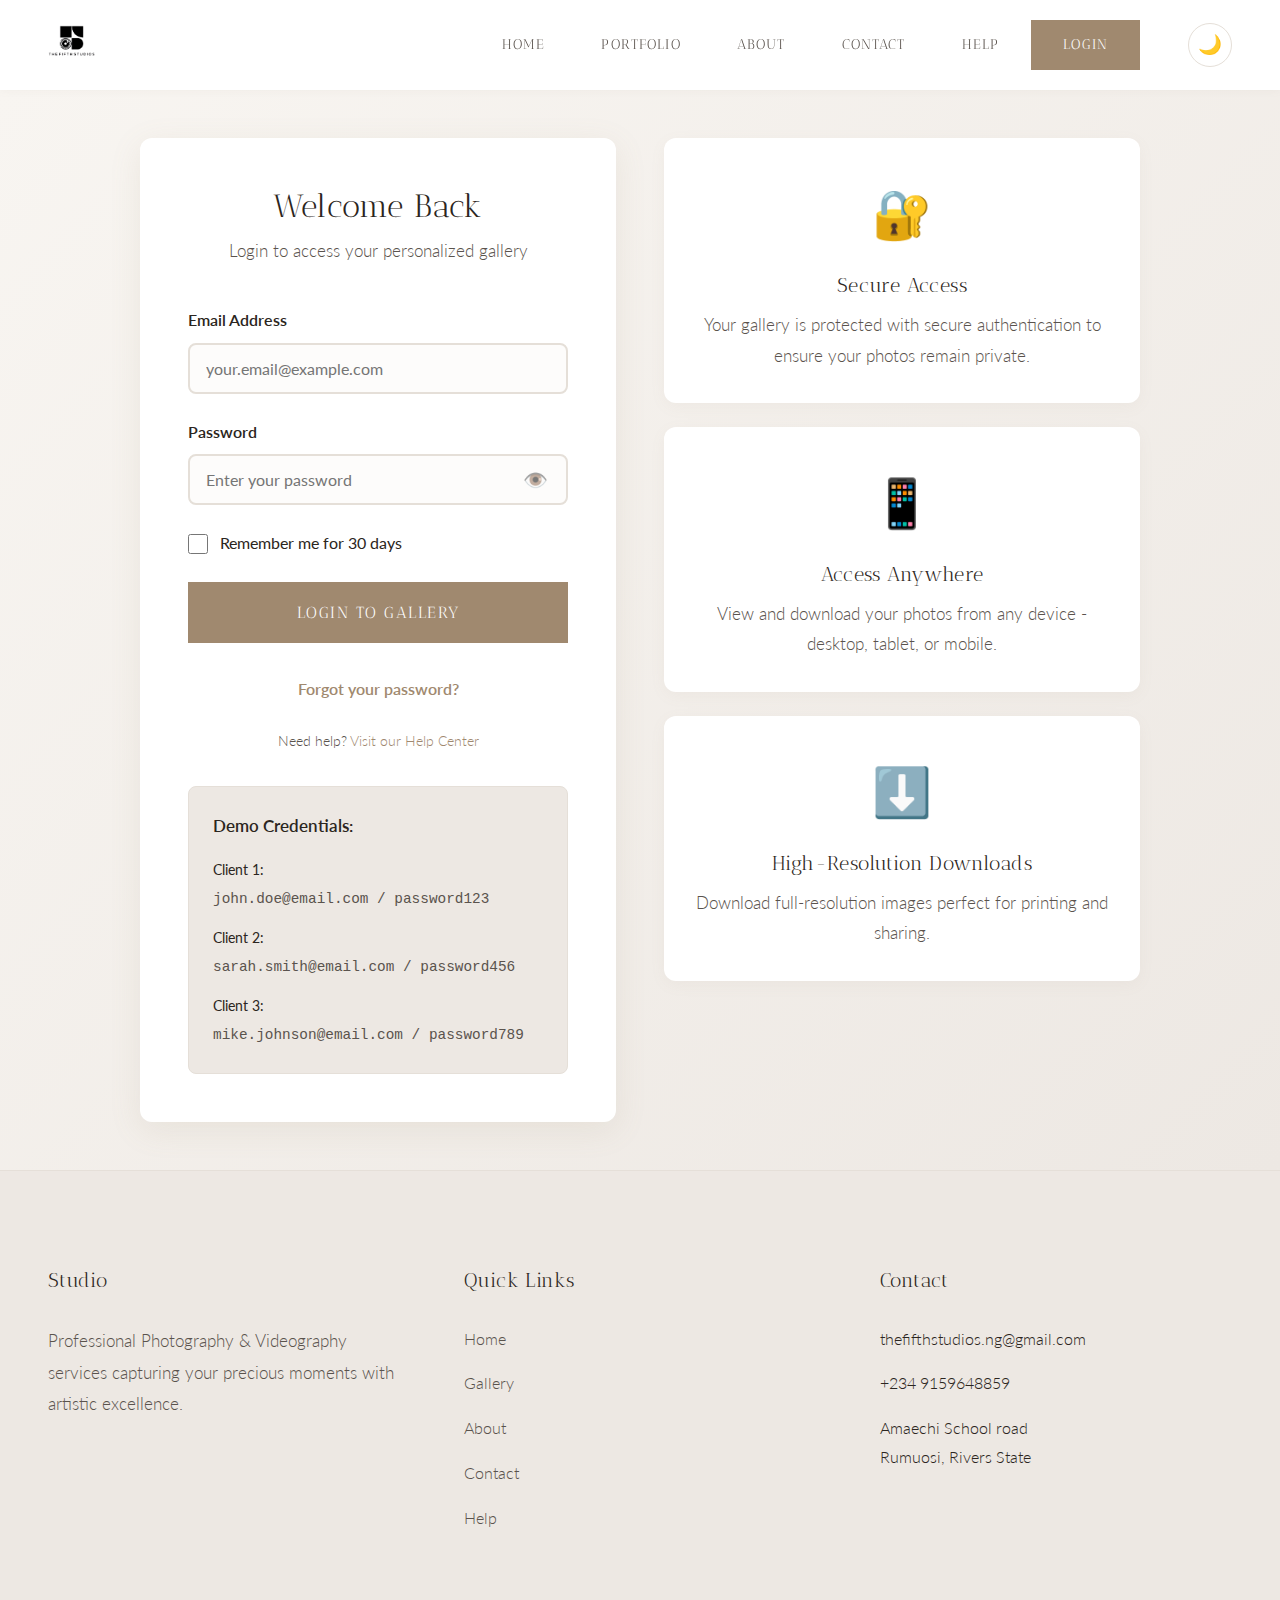
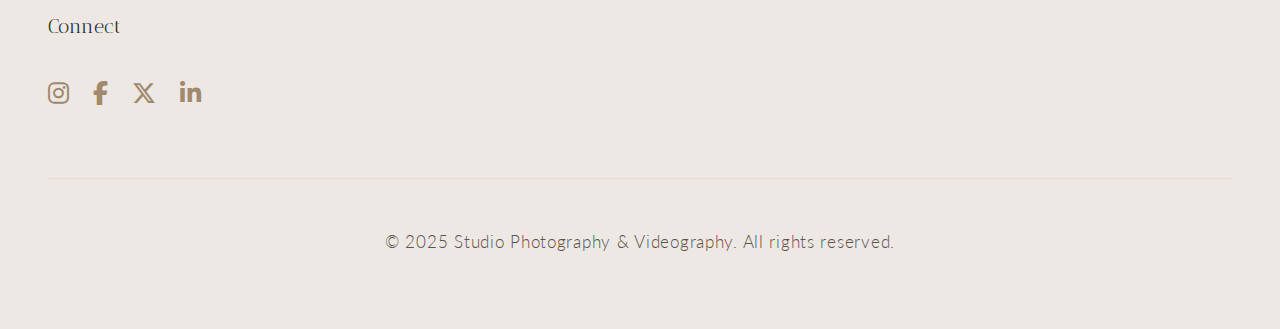
<file: gallery.html>
<!DOCTYPE html>
<html lang="en">

<head>
    <meta charset="UTF-8">
    <meta name="viewport" content="width=device-width, initial-scale=1.0">
    <meta name="description" content="Your personalized photography and videography gallery">
    <title>Your Gallery - Studio Photography & Videography</title>

    <!-- CSS Files -->
    <link rel="stylesheet" href="css/themes.css">
    <link rel="stylesheet" href="css/main.css">
    <link rel="stylesheet" href="css/navbar.css">
    <link rel="stylesheet" href="css/gallery.css">
    <link rel="stylesheet" href="css/responsive.css">
</head>

<body>
    <!-- Navigation -->
    <nav class="navbar" id="navbar">
        <div class="nav-container">
            <div class="nav-brand">
                <a href="index.html">
                    <img src="logo.png" alt="Studio Logo" class="brand-logo"
                        onerror="this.style.display='none'; this.nextElementSibling.style.display='inline-block';">
                </a>
            </div>

            <button class="hamburger" id="hamburger" aria-label="Toggle menu">
                <span></span>
                <span></span>
                <span></span>
            </button>

            <div class="nav-menu" id="navMenu">
                <ul class="nav-links">
                    <li><a href="index.html">Home</a></li>
                    <li><a href="gallery.html" class="active">Gallery</a></li>
                    <li><a href="about.html">About</a></li>
                    <li><a href="contact.html">Contact</a></li>
                    <li><a href="help.html">Help</a></li>
                    <li><a href="#" class="logout-link" id="logoutBtn">Logout</a></li>
                </ul>

                <button class="theme-toggle" id="themeToggle" aria-label="Toggle theme">
                    <span class="theme-icon">🌙</span>
                </button>
            </div>
        </div>
    </nav>

    <!-- Gallery Header -->
    <section class="gallery-header">
        <div class="container">
            <div class="gallery-welcome animate-fade-in">
                <h1>Welcome, <span id="clientName">Guest</span></h1>
                <p>Your personalized gallery</p>
            </div>
            <div class="gallery-actions animate-fade-in">
                <button class="btn btn-secondary" id="selectModeBtn">Select Multiple</button>
                <button class="btn btn-primary" id="downloadAllBtn">Download All</button>
            </div>
        </div>
    </section>

    <!-- Gallery Controls -->
    <section class="gallery-controls" id="galleryControls" style="display: none;">
        <div class="container">
            <div class="selection-info">
                <span id="selectionCount">0 items selected</span>
            </div>
            <div class="selection-actions">
                <button class="btn btn-outline" id="selectAllBtn">Select All</button>
                <button class="btn btn-outline" id="deselectAllBtn">Deselect All</button>
                <button class="btn btn-primary" id="downloadSelectedBtn">Download Selected</button>
                <button class="btn btn-secondary" id="cancelSelectBtn">Cancel</button>
            </div>
        </div>
    </section>

    <!-- Gallery Grid -->
    <section class="gallery-section">
        <div class="container">
            <div id="galleryGrid" class="gallery-grid">
                <!-- Gallery items will be loaded dynamically -->
            </div>

            <div id="galleryEmpty" class="gallery-empty" style="display: none;">
                <div class="empty-icon">📷</div>
                <h2>No media found</h2>
                <p>Your gallery is currently empty or still being prepared.</p>
                <a href="contact.html" class="btn btn-primary">Contact Support</a>
            </div>
        </div>
    </section>

    <!-- Lightbox Modal -->
    <div id="lightbox" class="lightbox">
        <button class="lightbox-close" id="lightboxClose" aria-label="Close lightbox">&times;</button>
        <button class="lightbox-prev" id="lightboxPrev" aria-label="Previous image">‹</button>
        <button class="lightbox-next" id="lightboxNext" aria-label="Next image">›</button>

        <div class="lightbox-content">
            <img id="lightboxImage" src="" alt="Gallery image">
            <video id="lightboxVideo" controls style="display: none;">
                <source src="" type="video/mp4">
                Your browser does not support the video tag.
            </video>
        </div>

        <div class="lightbox-info">
            <div class="lightbox-counter" id="lightboxCounter"></div>
            <button class="btn btn-primary btn-small" id="lightboxDownload">Download</button>
        </div>
    </div>

    <!-- Footer -->
    <footer class="footer">
        <div class="container">
            <div class="footer-content">
                <div class="footer-section">
                    <h3>Studio</h3>
                    <p>Professional Photography & Videography services capturing your precious moments with artistic
                        excellence.</p>
                </div>
                <div class="footer-section">
                    <h3>Quick Links</h3>
                    <ul>
                        <li><a href="index.html">Home</a></li>
                        <li><a href="gallery.html">Gallery</a></li>
                        <li><a href="about.html">About</a></li>
                        <li><a href="contact.html">Contact</a></li>
                        <li><a href="help.html">Help</a></li>
                    </ul>
                </div>
                <div class="footer-section">
                    <h3>Contact</h3>
                    <ul>
                        <li>📧 info@studiophotography.com</li>
                        <li>📱 +1 (555) 123-4567</li>
                        <li>📍 123 Creative Ave, Studio City</li>
                    </ul>
                </div>
                <div class="footer-section">
                    <h3>Follow Us</h3>
                    <div class="social-links">
                        <a href="#" aria-label="Instagram">📷</a>
                        <a href="#" aria-label="Facebook">👥</a>
                        <a href="#" aria-label="Twitter">🐦</a>
                        <a href="#" aria-label="YouTube">📺</a>
                    </div>
                </div>
            </div>
            <div class="footer-bottom">
                <p>&copy; 2025 Studio Photography & Videography. All rights reserved.</p>
            </div>
        </div>
    </footer>

    <!-- JavaScript Files -->
    <script src="js/theme-toggle.js"></script>
    <script src="js/navbar.js"></script>
    <script src="js/auth.js"></script>
    <script src="js/gallery.js"></script>
    <script src="js/animations.js"></script>
    <script src="js/main.js"></script>
</body>

</html>
</file>
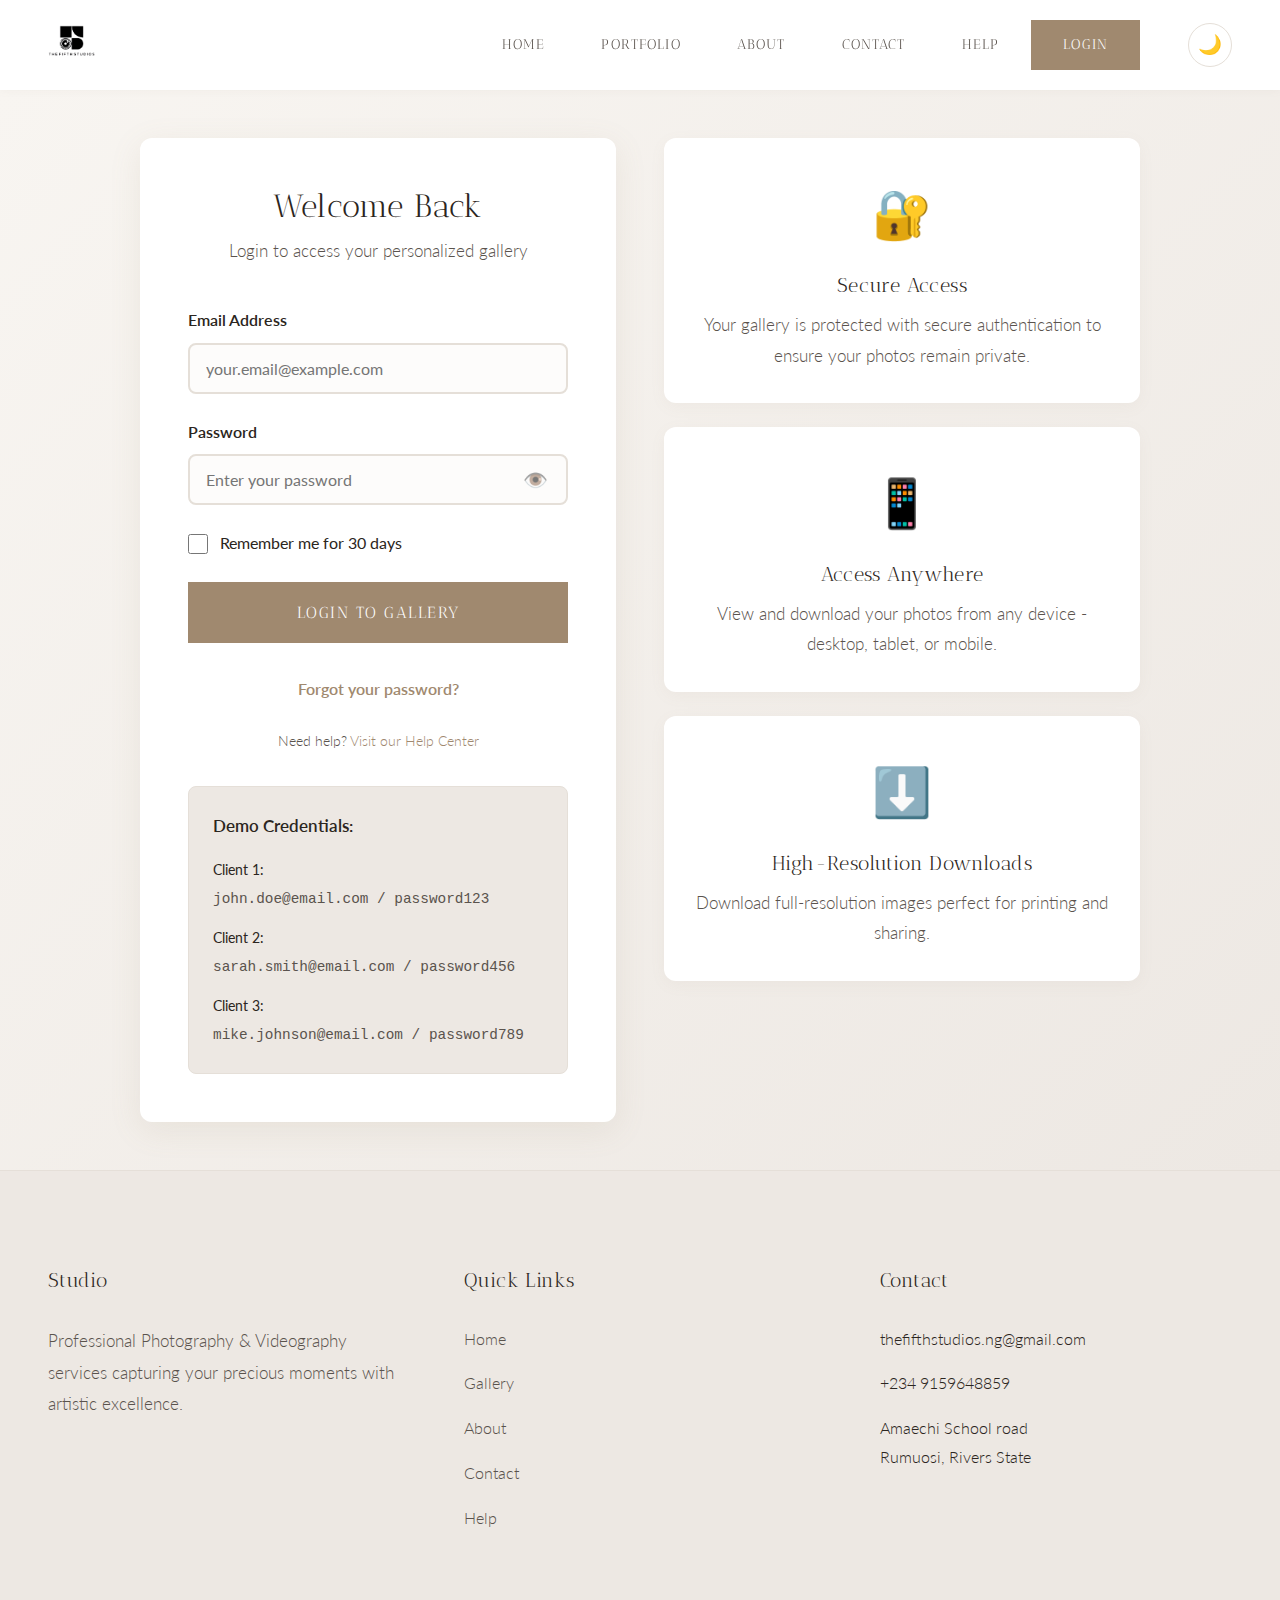
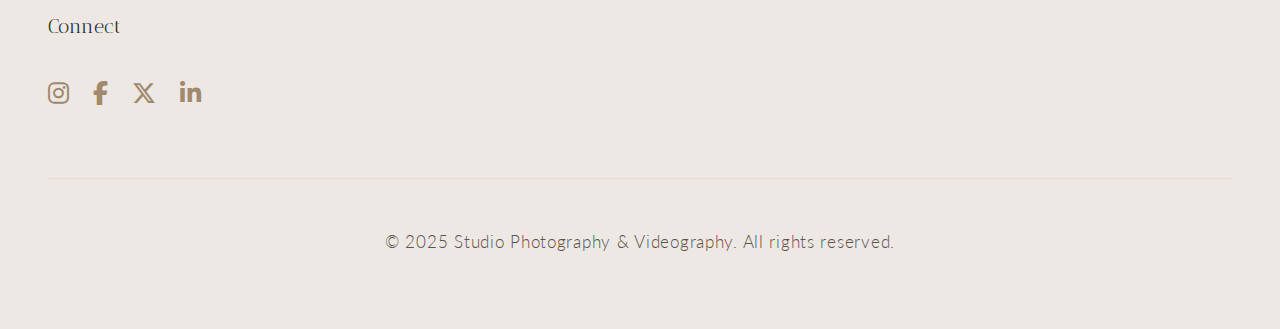
<file: login.html>
<!DOCTYPE html>
<html lang="en">

<head>
    <meta charset="UTF-8">
    <meta name="viewport" content="width=device-width, initial-scale=1.0">
    <meta name="description" content="Login to access your personalized photography and videography gallery">
    <title>Client Login - Studio Photography & Videography</title>

    <!-- CSS Files -->
    <link rel="stylesheet" href="https://cdnjs.cloudflare.com/ajax/libs/font-awesome/6.5.0/css/all.min.css">
    <link rel="stylesheet" href="css/themes.css">
    <link rel="stylesheet" href="css/main.css">
    <link rel="stylesheet" href="css/navbar.css">
    <link rel="stylesheet" href="css/forms.css">
    <link rel="stylesheet" href="css/responsive.css">
</head>

<body>
    <!-- Navigation -->
    <nav class="navbar" id="navbar">
        <div class="nav-container">
            <div class="nav-brand">
                <a href="index.html">
                    <img src="logo.png" alt="Studio Logo" class="brand-logo"
                        onerror="this.style.display='none'; this.nextElementSibling.style.display='inline-block';">
                </a>
            </div>

            <button class="hamburger" id="hamburger" aria-label="Toggle menu">
                <span></span>
                <span></span>
                <span></span>
            </button>

            <div class="nav-menu" id="navMenu">
                <ul class="nav-links">
                    <li><a href="index.html">Home</a></li>
                    <li><a href="portfolio.html">Portfolio</a></li>
                    <li><a href="about.html">About</a></li>
                    <li><a href="contact.html">Contact</a></li>
                    <li><a href="help.html">Help</a></li>
                    <li><a href="login.html" class="active login-link">Login</a></li>
                </ul>

                <button class="theme-toggle" id="themeToggle" aria-label="Toggle theme">
                    <span class="theme-icon">🌙</span>
                </button>
            </div>
        </div>
    </nav>

    <!-- Login Section -->
    <section class="login-section">
        <div class="login-container">
            <div class="login-box animate-fade-in">
                <div class="login-header">
                    <h1>Welcome Back</h1>
                    <p>Login to access your personalized gallery</p>
                </div>

                <form id="loginForm" class="login-form" novalidate>
                    <div class="form-group">
                        <label for="loginEmail">Email Address</label>
                        <input type="email" id="loginEmail" name="email" required placeholder="your.email@example.com"
                            autocomplete="email">
                        <span class="error-message" id="emailError"></span>
                    </div>

                    <div class="form-group">
                        <label for="loginPassword">Password</label>
                        <div class="password-input-wrapper">
                            <input type="password" id="loginPassword" name="password" required
                                placeholder="Enter your password" autocomplete="current-password">
                            <button type="button" class="toggle-password" aria-label="Toggle password visibility">
                                👁️
                            </button>
                        </div>
                        <span class="error-message" id="passwordError"></span>
                    </div>

                    <div class="form-group checkbox-group">
                        <label>
                            <input type="checkbox" id="rememberMe" name="rememberMe">
                            <span>Remember me for 30 days</span>
                        </label>
                    </div>

                    <button type="submit" class="btn btn-primary btn-large btn-full-width">
                        Login to Gallery
                    </button>

                    <div class="form-message" id="loginMessage"></div>
                </form>

                <div class="login-footer">
                    <a href="#" class="forgot-password">Forgot your password?</a>
                    <p class="help-text">Need help? <a href="help.html">Visit our Help Center</a></p>
                </div>

                <div class="demo-credentials">
                    <p class="demo-title">Demo Credentials:</p>
                    <div class="demo-accounts">
                        <div class="demo-account">
                            <strong>Client 1:</strong>
                            <span>john.doe@email.com / password123</span>
                        </div>
                        <div class="demo-account">
                            <strong>Client 2:</strong>
                            <span>sarah.smith@email.com / password456</span>
                        </div>
                        <div class="demo-account">
                            <strong>Client 3:</strong>
                            <span>mike.johnson@email.com / password789</span>
                        </div>
                    </div>
                </div>
            </div>

            <div class="login-info animate-fade-in">
                <div class="info-card">
                    <div class="info-icon">🔐</div>
                    <h3>Secure Access</h3>
                    <p>Your gallery is protected with secure authentication to ensure your photos remain private.</p>
                </div>
                <div class="info-card">
                    <div class="info-icon">📱</div>
                    <h3>Access Anywhere</h3>
                    <p>View and download your photos from any device - desktop, tablet, or mobile.</p>
                </div>
                <div class="info-card">
                    <div class="info-icon">⬇️</div>
                    <h3>High-Resolution Downloads</h3>
                    <p>Download full-resolution images perfect for printing and sharing.</p>
                </div>
            </div>
        </div>
    </section>

    <!-- Footer -->
    <footer class="footer">
        <div class="container">
            <div class="footer-content">
                <div class="footer-section">
                    <h3>Studio</h3>
                    <p>Professional Photography & Videography services capturing your precious moments with artistic
                        excellence.</p>
                </div>
                <div class="footer-section">
                    <h3>Quick Links</h3>
                    <ul>
                        <li><a href="index.html">Home</a></li>
                        <li><a href="gallery.html">Gallery</a></li>
                        <li><a href="about.html">About</a></li>
                        <li><a href="contact.html">Contact</a></li>
                        <li><a href="help.html">Help</a></li>
                    </ul>
                </div>
                <div class="footer-section">
                    <h3>Contact</h3>
                    <ul>
                        <li>thefifthstudios.ng@gmail.com</li>
                        <li>+234 9159648859</li>
                        <li>Amaechi School road<br>Rumuosi, Rivers State</li>
                    </ul>
                </div>
                <div class="footer-section">
                    <h3>Connect</h3>
                    <div class="social-links">
                        <a href="#" aria-label="Instagram"><i class="fab fa-instagram"></i></a>
                        <a href="#" aria-label="Facebook"><i class="fab fa-facebook-f"></i></a>
                        <a href="#" aria-label="Twitter"><i class="fab fa-x-twitter"></i></a>
                        <a href="#" aria-label="LinkedIn"><i class="fab fa-linkedin-in"></i></a>
                    </div>
                </div>
            </div>
            <div class="footer-bottom">
                <p>&copy; 2025 Studio Photography & Videography. All rights reserved.</p>
            </div>
        </div>
    </footer>

    <!-- JavaScript Files -->
    <script src="js/theme-toggle.js"></script>
    <script src="js/navbar.js"></script>
    <script src="js/auth.js"></script>
    <script src="js/main.js"></script>

    <script>
        // Password Toggle
        document.querySelector('.toggle-password').addEventListener('click', function () {
            const passwordInput = document.getElementById('loginPassword');
            const type = passwordInput.type === 'password' ? 'text' : 'password';
            passwordInput.type = type;
            this.textContent = type === 'password' ? '👁️' : '🙈';
        });

        // Forgot Password Handler
        document.querySelector('.forgot-password').addEventListener('click', function (e) {
            e.preventDefault();
            alert('Please contact support at support@studiophotography.com to reset your password.');
        });
    </script>
</body>

</html>
</file>
<file: css/themes.css>
/* ===================================
   PREMIUM THEME VARIABLES
   ================================== */

@import url('https://fonts.googleapis.com/css2?family=Antic+Didone&family=Lato:wght@300;400&display=swap');

:root {
    /* Premium Beige Light Theme */
    --primary-bg: #f8f5f1;
    --secondary-bg: #ede8e3;
    --tertiary-bg: #fdfcfb;
    --card-bg: #ffffff;

    --primary-text: #2b2520;
    --secondary-text: #5a534d;
    --muted-text: #8b857f;

    --primary-color: #a0896f;
    --primary-hover: #8a7460;
    --secondary-color: #c9b8a3;
    --accent-color: #d4c4b0;

    --border-color: #e5dfd8;
    --shadow-light: rgba(160, 137, 111, 0.06);
    --shadow-medium: rgba(160, 137, 111, 0.12);
    --shadow-heavy: rgba(160, 137, 111, 0.20);

    --overlay-bg: rgba(248, 245, 241, 0.96);
    --modal-overlay: rgba(43, 37, 32, 0.75);

    /* Typography */
    --font-heading: 'Antic Didone', serif;
    --font-body: 'Lato', sans-serif;

    /* Success, Warning, Error */
    --success-color: #7a9270;
    --warning-color: #c9a57a;
    --error-color: #b87f73;

    /* Transitions */
    --transition-speed: 0.4s;
    --transition-timing: cubic-bezier(0.25, 0.46, 0.45, 0.94);
    --transition-smooth: cubic-bezier(0.4, 0, 0.2, 1);
}

[data-theme="dark"] {
    /* Dark Theme - Refined */
    --primary-bg: #1a1714;
    --secondary-bg: #242220;
    --tertiary-bg: #2d2a27;
    --card-bg: #2d2a27;

    --primary-text: #f5f2ef;
    --secondary-text: #c9c5c1;
    --muted-text: #9a9691;

    --primary-color: #c9b8a3;
    --primary-hover: #d4c4b0;
    --secondary-color: #a0896f;
    --accent-color: #8a7460;

    --border-color: #3a3734;
    --shadow-light: rgba(0, 0, 0, 0.15);
    --shadow-medium: rgba(0, 0, 0, 0.25);
    --shadow-heavy: rgba(0, 0, 0, 0.40);

    --overlay-bg: rgba(26, 23, 20, 0.96);
    --modal-overlay: rgba(0, 0, 0, 0.85);

    /* Success, Warning, Error */
    --success-color: #8fa585;
    --warning-color: #d4b890;
    --error-color: #c99488;
}

/* Smooth Theme Transitions */
* {
    transition: background-color var(--transition-speed) var(--transition-timing),
        color var(--transition-speed) var(--transition-timing),
        border-color var(--transition-speed) var(--transition-timing);
}

/* Preserve specific transitions */
a,
button,
input,
textarea,
select,
.gallery-item,
.lightbox,
.service-card,
.team-member,
img,
.image-wrapper {
    transition: background-color var(--transition-speed) var(--transition-timing),
        color var(--transition-speed) var(--transition-timing),
        border-color var(--transition-speed) var(--transition-timing),
        transform 0.6s var(--transition-smooth),
        opacity 0.6s var(--transition-smooth),
        box-shadow 0.4s var(--transition-smooth);
}
</file>
<file: css/main.css>
/* ===================================
   PREMIUM GLOBAL STYLES
   ================================== */

* {
  margin: 0;
  padding: 0;
  box-sizing: border-box;
}

html {
  scroll-behavior: smooth;
  font-size: 16px;
}

body {
  font-family: var(--font-body);
  font-weight: 300;
  line-height: 1.8;
  color: var(--primary-text);
  background-color: var(--primary-bg);
  overflow-x: hidden;
  -webkit-font-smoothing: antialiased;
  -moz-osx-font-smoothing: grayscale;
}

img,
video {
  max-width: 100%;
  height: auto;
  display: block;
}

a {
  color: var(--primary-color);
  text-decoration: none;
  transition: color 0.3s var(--transition-smooth);
}

a:hover {
  color: var(--primary-hover);
}

/* ===================================
   PREMIUM TYPOGRAPHY
   ================================== */

h1,
h2,
h3,
h4,
h5,
h6 {
  font-family: var(--font-heading);
  font-weight: 400;
  line-height: 1.3;
  margin-bottom: 1.5rem;
  color: var(--primary-text);
  letter-spacing: 0.02em;
}

h1 {
  font-size: 4rem;
}

h2 {
  font-size: 3rem;
}

h3 {
  font-size: 2.25rem;
}

h4 {
  font-size: 1.75rem;
}

h5 {
  font-size: 1.5rem;
}

h6 {
  font-size: 1.25rem;
}

p {
  margin-bottom: 1.5rem;
  color: var(--secondary-text);
  font-size: 1.05rem;
}

.lead-text {
  font-size: 1.35rem;
  line-height: 1.9;
  color: var(--secondary-text);
  max-width: 800px;
  margin: 0 auto 3rem;
  font-weight: 300;
}

/* ===================================
   LAYOUT
   ================================== */

.container {
  max-width: 1400px;
  margin: 0 auto;
  padding: 0 3rem;
}

.section-header {
  text-align: center;
  margin-bottom: 5rem;
}

.section-title {
  font-size: 3.5rem;
  margin-bottom: 1.5rem;
  letter-spacing: 0.01em;
}

.section-subtitle {
  font-size: 1.15rem;
  color: var(--muted-text);
  font-weight: 300;
  text-transform: uppercase;
  letter-spacing: 0.15em;
  font-family: var(--font-heading);
}

/* ===================================
   PREMIUM BUTTONS
   ================================== */

.btn {
  display: inline-block;
  padding: 1rem 2.5rem;
  font-size: 0.95rem;
  font-weight: 400;
  font-family: var(--font-heading);
  text-align: center;
  text-decoration: none;
  border: 1px solid transparent;
  border-radius: 0;
  cursor: pointer;
  transition: all 0.4s var(--transition-smooth);
  white-space: nowrap;
  letter-spacing: 0.1em;
  text-transform: uppercase;
  position: relative;
  overflow: hidden;
}

.btn::before {
  content: '';
  position: absolute;
  top: 0;
  left: -100%;
  width: 100%;
  height: 100%;
  background: linear-gradient(90deg, transparent, rgba(255, 255, 255, 0.1), transparent);
  transition: left 0.6s;
}

.btn:hover::before {
  left: 100%;
}

.btn-primary {
  background-color: var(--primary-color);
  color: #ffffff;
  border-color: var(--primary-color);
}

.btn-primary:hover {
  background-color: var(--primary-hover);
  border-color: var(--primary-hover);
  color: #ffffff;
  transform: translateY(-2px);
  box-shadow: 0 8px 20px var(--shadow-medium);
}

.btn-secondary {
  background-color: transparent;
  color: var(--primary-text);
  border-color: var(--primary-color);
}

.btn-secondary:hover {
  background-color: var(--primary-color);
  color: #ffffff;
  transform: translateY(-2px);
}

.btn-outline {
  background-color: transparent;
  color: var(--primary-color);
  border-color: var(--primary-color);
}

.btn-outline:hover {
  background-color: var(--primary-color);
  color: #ffffff;
  transform: translateY(-2px);
}

.btn-large {
  padding: 1.25rem 3rem;
  font-size: 1rem;
}

.btn-small {
  padding: 0.75rem 1.5rem;
  font-size: 0.85rem;
}

/* ===================================
   PREMIUM HERO SECTION
   ================================== */

.hero {
  position: relative;
  height: 85vh;
  min-height: 600px;
  display: flex;
  align-items: center;
  justify-content: center;
  overflow: hidden;
  background: linear-gradient(135deg, #d4c4b0 0%, #a0896f 100%);
}

.hero::before {
  content: '';
  position: absolute;
  inset: 0;
  background: url('data:image/svg+xml,<svg width="1920" height="1080" xmlns="http://www.w3.org/2000/svg"><defs><linearGradient id="g" x1="0%" y1="0%" x2="100%" y2="100%"><stop offset="0%" style="stop-color:%23d4c4b0;stop-opacity:0.3"/><stop offset="100%" style="stop-color:%238a7460;stop-opacity:0.1"/></linearGradient></defs><rect width="1920" height="1080" fill="url(%23g)"/></svg>') center/cover;
  opacity: 0.4;
}

.hero-overlay {
  position: absolute;
  inset: 0;
  background: linear-gradient(180deg, transparent 0%, rgba(26, 23, 20, 0.15) 100%);
}

.hero-content {
  position: relative;
  z-index: 2;
  text-align: center;
  color: #ffffff;
  padding: 3rem;
  max-width: 1000px;
  margin: 0 auto;
}

.hero-title {
  font-size: 5rem;
  margin-bottom: 2rem;
  text-shadow: 0 4px 12px rgba(0, 0, 0, 0.15);
  letter-spacing: 0.02em;
  line-height: 1.2;
}

.hero-subtitle {
  font-size: 1.35rem;
  margin-bottom: 3rem;
  opacity: 0.95;
  font-weight: 300;
  letter-spacing: 0.08em;
  text-transform: uppercase;
  font-family: var(--font-heading);
}

.hero-buttons {
  display: flex;
  gap: 2rem;
  justify-content: center;
  flex-wrap: wrap;
}

.hero-buttons .btn {
  min-width: 200px;
  background-color: rgba(255, 255, 255, 0.15);
  backdrop-filter: blur(10px);
  border: 1px solid rgba(255, 255, 255, 0.3);
  color: #ffffff;
}

.hero-buttons .btn:hover {
  background-color: #ffffff;
  color: var(--primary-color);
  border-color: #ffffff;
}

.hero-scroll {
  position: absolute;
  bottom: 3rem;
  left: 50%;
  transform: translateX(-50%);
  text-align: center;
  color: rgba(255, 255, 255, 0.8);
  font-size: 0.85rem;
  z-index: 2;
  letter-spacing: 0.1em;
  text-transform: uppercase;
  font-family: var(--font-heading);
}

.scroll-arrow {
  font-size: 1.5rem;
  animation: bounce 2.5s infinite;
  display: block;
  margin-top: 0.5rem;
}

@keyframes bounce {

  0%,
  20%,
  50%,
  80%,
  100% {
    transform: translateY(0);
  }

  40% {
    transform: translateY(-8px);
  }

  60% {
    transform: translateY(-4px);
  }
}

/* ===================================
   IMAGE CAROUSEL SECTION
   ================================== */

.carousel-section {
  padding: 0;
  background-color: var(--primary-bg);
  overflow: hidden;
}

.carousel-container {
  position: relative;
  width: 100%;
  max-width: 1600px;
  margin: 0 auto;
  height: 600px;
}

.carousel-track {
  display: flex;
  transition: transform 0.8s var(--transition-smooth);
  height: 100%;
}

.carousel-slide {
  min-width: 100%;
  height: 100%;
  position: relative;
  background: var(--secondary-bg);
}

.carousel-image {
  width: 100%;
  height: 100%;
  object-fit: cover;
  background: linear-gradient(135deg, var(--secondary-bg), var(--tertiary-bg));
  display: flex;
  align-items: center;
  justify-content: center;
  color: var(--muted-text);
  font-family: var(--font-heading);
  font-size: 2rem;
}

.carousel-controls {
  position: absolute;
  bottom: 3rem;
  left: 50%;
  transform: translateX(-50%);
  display: flex;
  gap: 1rem;
  z-index: 10;
}

.carousel-dot {
  width: 12px;
  height: 12px;
  border-radius: 50%;
  background-color: rgba(255, 255, 255, 0.4);
  border: 1px solid rgba(255, 255, 255, 0.6);
  cursor: pointer;
  transition: all 0.4s var(--transition-smooth);
}

.carousel-dot.active {
  background-color: #ffffff;
  transform: scale(1.2);
}

.carousel-arrow {
  position: absolute;
  top: 50%;
  transform: translateY(-50%);
  background-color: rgba(255, 255, 255, 0.9);
  color: var(--primary-text);
  border: none;
  width: 50px;
  height: 50px;
  border-radius: 50%;
  font-size: 1.5rem;
  cursor: pointer;
  transition: all 0.4s var(--transition-smooth);
  z-index: 10;
  display: flex;
  align-items: center;
  justify-content: center;
}

.carousel-arrow:hover {
  background-color: var(--primary-color);
  color: #ffffff;
  transform: translateY(-50%) scale(1.1);
}

.carousel-arrow.prev {
  left: 2rem;
}

.carousel-arrow.next {
  right: 2rem;
}

/* ===================================
   PREMIUM SECTIONS
   ================================== */

.content-section {
  padding: 8rem 0;
}

.alt-bg {
  background-color: var(--secondary-bg);
}

/* Featured Gallery */
.featured-gallery {
  padding: 8rem 0;
}

.gallery-grid {
  display: grid;
  grid-template-columns: repeat(auto-fit, minmax(350px, 1fr));
  gap: 2rem;
  margin-bottom: 4rem;
}

.gallery-item {
  position: relative;
  border-radius: 0;
  overflow: hidden;
  aspect-ratio: 4/4;
  cursor: pointer;
  transition: transform 0.6s var(--transition-smooth), box-shadow 0.6s var(--transition-smooth);
  background: var(--card-bg);
}

.gallery-item:hover {
  transform: translateY(-10px) scale(1.02);
  box-shadow: 0 20px 40px var(--shadow-medium);
}

.gallery-item::after {
  content: '';
  position: absolute;
  inset: 0;
  background: linear-gradient(180deg, transparent 50%, rgba(0, 0, 0, 0.3) 100%);
  opacity: 0;
  transition: opacity 0.6s var(--transition-smooth);
}

.gallery-item:hover::after {
  opacity: 1;
}

.gallery-placeholder {
  width: 100%;
  height: 100%;
  background: linear-gradient(135deg, var(--secondary-bg), var(--tertiary-bg));
  display: flex;
  flex-direction: column;
  align-items: center;
  justify-content: center;
}

.placeholder-icon {
  font-size: 4rem;
  margin-bottom: 1rem;
  opacity: 0.3;
}

.gallery-placeholder p {
  color: var(--secondary-text);
  font-weight: 400;
  font-family: var(--font-heading);
  letter-spacing: 0.05em;
}

.section-cta {
  text-align: center;
  margin-top: 4rem;
}

/* About Preview */
.about-preview {
  padding: 8rem 0;
  background-color: var(--tertiary-bg);
}

.about-content {
  display: grid;
  grid-template-columns: 1fr 1fr;
  gap: 6rem;
  align-items: center;
}

.about-text h2 {
  margin-bottom: 2rem;
}

.about-text p {
  margin-bottom: 2rem;
}

.about-image {
  border-radius: 0;
  overflow: hidden;
  box-shadow: 0 20px 60px var(--shadow-medium);
}

.image-placeholder {
  width: 100%;
  aspect-ratio: 4/3;
  background: linear-gradient(135deg, var(--secondary-bg), var(--accent-color));
  display: flex;
  flex-direction: column;
  align-items: center;
  justify-content: center;
}

/* Services */
.services {
  padding: 8rem 0;
  background-color: var(--secondary-bg);
}

.services-grid {
  display: grid;
  grid-template-columns: repeat(auto-fit, minmax(320px, 1fr));
  gap: 3rem;
}

.service-card {
  background-color: var(--card-bg);
  padding: 3rem;
  border-radius: 0;
  text-align: center;
  box-shadow: 0 8px 24px var(--shadow-light);
  transition: transform 0.6s var(--transition-smooth), box-shadow 0.6s var(--transition-smooth);
}

.service-card:hover {
  transform: translateY(-12px);
  box-shadow: 0 24px 48px var(--shadow-medium);
}

.service-icon {
  font-size: 3rem;
  margin-bottom: 2rem;
  opacity: 0.4;
}

.service-card h3 {
  margin-bottom: 1.5rem;
}

/* CTA Section */
.cta-section {
  padding: 8rem 0;
  background: linear-gradient(135deg, var(--primary-color) 0%, var(--secondary-color) 100%);
  color: #ffffff;
  position: relative;
}

.cta-section::before {
  content: '';
  position: absolute;
  inset: 0;
  background: url('data:image/svg+xml,<svg width="100" height="100" xmlns="http://www.w3.org/2000/svg"><rect width="100" height="100" fill="none"/><circle cx="50" cy="50" r="1" fill="rgba(255,255,255,0.05)"/></svg>') repeat;
  opacity: 0.5;
}

.cta-content {
  text-align: center;
  position: relative;
  z-index: 1;
}

.cta-content h2 {
  color: #ffffff;
  font-size: 3.5rem;
  margin-bottom: 1.5rem;
}

.cta-content p {
  color: rgba(255, 255, 255, 0.9);
  font-size: 1.25rem;
  margin-bottom: 3rem;
}

.cta-buttons {
  display: flex;
  gap: 2rem;
  justify-content: center;
  flex-wrap: wrap;
}

.cta-section .btn-primary {
  background-color: #ffffff;
  color: var(--primary-color);
  border-color: #ffffff;
}

.cta-section .btn-primary:hover {
  background-color: rgba(255, 255, 255, 0.9);
  color: var(--primary-hover);
}

.cta-section .btn-secondary {
  background-color: transparent;
  color: #ffffff;
  border-color: rgba(255, 255, 255, 0.5);
}

.cta-section .btn-secondary:hover {
  background-color: rgba(255, 255, 255, 0.15);
  border-color: #ffffff;
}

/* ===================================
   PAGE HEADER
   ================================== */

.page-header {
  padding: 10rem 0 5rem;
  text-align: center;
  background: linear-gradient(135deg, var(--primary-color) 0%, var(--secondary-color) 100%);
  color: #ffffff;
  position: relative;
}

.page-header::before {
  content: '';
  position: absolute;
  inset: 0;
  background: url('data:image/svg+xml,<svg width="100" height="100" xmlns="http://www.w3.org/2000/svg"><rect width="100" height="100" fill="none"/><circle cx="50" cy="50" r="1" fill="rgba(255,255,255,0.03)"/></svg>') repeat;
}

.page-title {
  font-size: 4rem;
  color: #ffffff;
  margin-bottom: 1.5rem;
  position: relative;
  z-index: 1;
}

.page-subtitle {
  font-size: 1.15rem;
  color: rgba(255, 255, 255, 0.9);
  position: relative;
  z-index: 1;
  letter-spacing: 0.1em;
  text-transform: uppercase;
  font-family: var(--font-heading);
}

/* ===================================
   TWO COLUMN LAYOUT
   ================================== */

.two-column-layout {
  display: grid;
  grid-template-columns: 1fr 1fr;
  gap: 6rem;
  align-items: center;
  margin-bottom: 6rem;
}

.two-column-layout.reverse {
  direction: rtl;
}

.two-column-layout.reverse>* {
  direction: ltr;
}

.content-text h2 {
  margin-bottom: 2rem;
}

.content-text p {
  margin-bottom: 2rem;
}

/* ===================================
   PREMIUM FOOTER
   ================================== */

.footer {
  background-color: var(--secondary-bg);
  padding: 6rem 0 3rem;
  border-top: 1px solid var(--border-color);
}

.footer-content {
  display: grid;
  grid-template-columns: repeat(auto-fit, minmax(250px, 1fr));
  gap: 4rem;
  margin-bottom: 4rem;
}

.footer-section h3 {
  margin-bottom: 2rem;
  font-size: 1.25rem;
}

.footer-section p {
  color: var(--secondary-text);
  line-height: 1.9;
}

.footer-section ul {
  list-style: none;
}

.footer-section ul li {
  margin-bottom: 1rem;
}

.footer-section ul li a {
  color: var(--secondary-text);
  transition: color 0.3s var(--transition-smooth);
}

.footer-section ul li a:hover {
  color: var(--primary-color);
}

.social-links {
  display: flex;
  gap: 1.5rem;
}

.social-links a {
  font-size: 1.5rem;
  transition: transform 0.3s var(--transition-smooth);
}

.social-links a:hover {
  transform: scale(1.15);
}

.footer-bottom {
  text-align: center;
  padding-top: 3rem;
  border-top: 1px solid var(--border-color);
  color: var(--muted-text);
  font-size: 0.9rem;
  letter-spacing: 0.05em;
}

/* ===================================
   UTILITY CLASSES
   ================================== */

.text-center {
  text-align: center;
}

.mt-1 {
  margin-top: 1rem;
}

.mt-2 {
  margin-top: 2rem;
}

.mt-3 {
  margin-top: 3rem;
}

.mb-1 {
  margin-bottom: 1rem;
}

.mb-2 {
  margin-bottom: 2rem;
}

.mb-3 {
  margin-bottom: 3rem;
}
</file>
<file: css/navbar.css>
/* ===================================
   PREMIUM NAVBAR STYLES
   ================================== */

.navbar {
    position: sticky;
    top: 0;
    z-index: 1000;
    background-color: var(--card-bg);
    box-shadow: 0 1px 8px var(--shadow-light);
    backdrop-filter: blur(20px);
    transition: all 0.4s var(--transition-smooth);
}

.navbar.scrolled {
    box-shadow: 0 4px 20px var(--shadow-medium);
    background-color: var(--overlay-bg);
}

.nav-container {
    max-width: 1600px;
    margin: 0 auto;
    padding: 1.25rem 3rem;
    display: flex;
    justify-content: space-between;
    align-items: center;
}

/* Brand with Logo */
.nav-brand a {
    display: flex;
    align-items: center;
    gap: 1rem;
    text-decoration: none;
    transition: opacity 0.3s var(--transition-smooth);
}

.nav-brand a:hover {
    opacity: 0.8;
}

.brand-logo {
    height: 45px;
    width: auto;
    transition: transform 0.3s var(--transition-smooth);
}

.nav-brand a:hover .brand-logo {
    transform: scale(1.05);
}

.brand-icon {
    font-size: 2rem;
    display: none;
}

.brand-text {
    font-size: 1.5rem;
    font-family: var(--font-heading);
    letter-spacing: 0.05em;
    display: none;
}

/* Hamburger Menu */
.hamburger {
    display: none;
    flex-direction: column;
    gap: 6px;
    background: none;
    border: none;
    cursor: pointer;
    padding: 0.5rem;
    z-index: 1001;
}

.hamburger span {
    width: 30px;
    height: 2px;
    background-color: var(--primary-text);
    border-radius: 2px;
    transition: all 0.4s var(--transition-smooth);
}

.hamburger.active span:nth-child(1) {
    transform: rotate(45deg) translate(9px, 9px);
}

.hamburger.active span:nth-child(2) {
    opacity: 0;
}

.hamburger.active span:nth-child(3) {
    transform: rotate(-45deg) translate(8px, -8px);
}

/* Nav Menu */
.nav-menu {
    display: flex;
    align-items: center;
    gap: 3rem;
}

.nav-links {
    display: flex;
    list-style: none;
    gap: 0.5rem;
}

.nav-links li a {
    display: block;
    padding: 0.75rem 1.5rem;
    color: var(--secondary-text);
    font-weight: 300;
    text-decoration: none;
    border-radius: 0;
    transition: all 0.3s var(--transition-smooth);
    font-family: var(--font-heading);
    letter-spacing: 0.08em;
    text-transform: uppercase;
    font-size: 0.9rem;
    position: relative;
}

.nav-links li a::after {
    content: '';
    position: absolute;
    bottom: 8px;
    left: 1.5rem;
    right: 1.5rem;
    height: 1px;
    background-color: var(--primary-color);
    transform: scaleX(0);
    transition: transform 0.4s var(--transition-smooth);
}

.nav-links li a:hover::after,
.nav-links li a.active::after {
    transform: scaleX(1);
}

.nav-links li a:hover {
    color: var(--primary-color);
}

.nav-links li a.active {
    color: var(--primary-color);
    font-weight: 400;
}

.nav-links li a.login-link,
.nav-links li a.logout-link {
    background-color: var(--primary-color);
    color: #ffffff;
    font-weight: 400;
    padding: 0.75rem 2rem;
}

.nav-links li a.login-link::after,
.nav-links li a.logout-link::after {
    display: none;
}

.nav-links li a.login-link:hover,
.nav-links li a.logout-link:hover {
    background-color: var(--primary-hover);
    color: #ffffff;
    transform: translateY(-2px);
}

/* Theme Toggle */
.theme-toggle {
    background: transparent;
    border: 1px solid var(--border-color);
    border-radius: 50%;
    width: 44px;
    height: 44px;
    display: flex;
    align-items: center;
    justify-content: center;
    cursor: pointer;
    transition: all 0.4s var(--transition-smooth);
}

.theme-toggle:hover {
    border-color: var(--primary-color);
    background-color: var(--secondary-bg);
    transform: rotate(180deg);
}

.theme-icon {
    font-size: 1.2rem;
}

/* Mobile Styles */
@media (max-width: 992px) {
    .nav-container {
        padding: 1rem 2rem;
    }

    .brand-logo {
        height: 38px;
    }

    .hamburger {
        display: flex;
    }

    .nav-menu {
        position: fixed;
        top: 0;
        right: -100%;
        width: 320px;
        height: 100vh;
        background-color: var(--card-bg);
        box-shadow: -8px 0 24px var(--shadow-medium);
        flex-direction: column;
        align-items: stretch;
        padding: 6rem 2rem 2rem;
        gap: 0;
        transition: right 0.4s var(--transition-smooth);
        overflow-y: auto;
    }

    .nav-menu.active {
        right: 0;
    }

    .nav-links {
        flex-direction: column;
        gap: 0;
        width: 100%;
    }

    .nav-links li {
        width: 100%;
    }

    .nav-links li a {
        width: 100%;
        padding: 1.25rem 1.5rem;
        border-radius: 0;
    }

    .nav-links li a::after {
        left: 1.5rem;
        right: 1.5rem;
        bottom: 12px;
    }

    .theme-toggle {
        margin-top: 2rem;
        align-self: center;
    }

    /* Mobile Overlay */
    .nav-menu::before {
        content: '';
        position: fixed;
        top: 0;
        left: 0;
        right: 320px;
        bottom: 0;
        background-color: var(--modal-overlay);
        opacity: 0;
        pointer-events: none;
        transition: opacity 0.4s var(--transition-smooth);
    }

    .nav-menu.active::before {
        opacity: 1;
        pointer-events: all;
    }
}

@media (max-width: 480px) {
    .nav-container {
        padding: 1rem 1.5rem;
    }

    .brand-logo {
        height: 35px;
    }

    .nav-menu {
        width: 280px;
    }
}
</file>
<file: css/gallery.css>
/* ===================================
   GALLERY PAGE STYLES
   ================================== */

.gallery-header {
    padding: 2rem 0;
    background-color: var(--secondary-bg);
    border-bottom: 1px solid var(--border-color);
}

.gallery-header .container {
    display: flex;
    justify-content: space-between;
    align-items: center;
    flex-wrap: wrap;
    gap: 2rem;
}

.gallery-welcome h1 {
    font-size: 2rem;
    margin-bottom: 0.25rem;
}

.gallery-welcome p {
    color: var(--muted-text);
    margin: 0;
}

.gallery-actions {
    display: flex;
    gap: 1rem;
    flex-wrap: wrap;
}

/* Gallery Controls */
.gallery-controls {
    padding: 1.5rem 0;
    background-color: var(--tertiary-bg);
    border-bottom: 2px solid var(--primary-color);
    position: sticky;
    top: 72px;
    z-index: 100;
}

.gallery-controls .container {
    display: flex;
    justify-content: space-between;
    align-items: center;
    flex-wrap: wrap;
    gap: 1rem;
}

.selection-info {
    font-weight: 600;
    color: var(--primary-color);
}

.selection-actions {
    display: flex;
    gap: 1rem;
    flex-wrap: wrap;
}

/* Gallery Section */
.gallery-section {
    padding: 3rem 0 5rem;
    min-height: 60vh;
}

.gallery-grid {
    display: grid;
    grid-template-columns: repeat(auto-fill, minmax(280px, 1fr));
    gap: 1.5rem;
}

.gallery-item {
    position: relative;
    border-radius: 12px;
    overflow: hidden;
    aspect-ratio: 4/3;
    cursor: pointer;
    background-color: var(--card-bg);
    box-shadow: 0 2px 8px var(--shadow-light);
    transition: transform 0.3s ease, box-shadow 0.3s ease;
}

.gallery-item:hover {
    transform: translateY(-4px);
    box-shadow: 0 8px 20px var(--shadow-medium);
}

.gallery-item img,
.gallery-item video {
    width: 100%;
    height: 100%;
    object-fit: cover;
}

.gallery-item-type {
    position: absolute;
    top: 0.75rem;
    right: 0.75rem;
    background-color: rgba(0, 0, 0, 0.7);
    color: #ffffff;
    padding: 0.35rem 0.75rem;
    border-radius: 6px;
    font-size: 0.85rem;
    font-weight: 600;
}

/* Selection Mode */
.gallery-item.selectable {
    cursor: pointer;
}

.gallery-item-checkbox {
    position: absolute;
    top: 0.75rem;
    left: 0.75rem;
    width: 28px;
    height: 28px;
    background-color: rgba(255, 255, 255, 0.9);
    border: 2px solid var(--primary-color);
    border-radius: 6px;
    display: none;
    align-items: center;
    justify-content: center;
    cursor: pointer;
    z-index: 10;
}

.gallery-item.selectable .gallery-item-checkbox {
    display: flex;
}

.gallery-item.selected .gallery-item-checkbox {
    background-color: var(--primary-color);
}

.gallery-item.selected .gallery-item-checkbox::after {
    content: '✓';
    color: #ffffff;
    font-weight: bold;
    font-size: 1.1rem;
}

.gallery-item.selected {
    outline: 3px solid var(--primary-color);
    outline-offset: -3px;
}

/* Empty Gallery */
.gallery-empty {
    text-align: center;
    padding: 5rem 2rem;
}

.empty-icon {
    font-size: 5rem;
    margin-bottom: 1.5rem;
    opacity: 0.5;
}

.gallery-empty h2 {
    margin-bottom: 1rem;
    color: var(--secondary-text);
}

.gallery-empty p {
    color: var(--muted-text);
    margin-bottom: 2rem;
}

/* ===================================
   LIGHTBOX MODAL
   ================================== */

.lightbox {
    position: fixed;
    inset: 0;
    background-color: var(--modal-overlay);
    display: none;
    align-items: center;
    justify-content: center;
    z-index: 2000;
    animation: fadeIn 0.3s ease;
}

.lightbox.active {
    display: flex;
}

@keyframes fadeIn {
    from {
        opacity: 0;
    }

    to {
        opacity: 1;
    }
}

.lightbox-content {
    max-width: 90vw;
    max-height: 85vh;
    display: flex;
    align-items: center;
    justify-content: center;
}

.lightbox-content img,
.lightbox-content video {
    max-width: 100%;
    max-height: 85vh;
    object-fit: contain;
    border-radius: 8px;
}

.lightbox-close,
.lightbox-prev,
.lightbox-next {
    position: absolute;
    background-color: rgba(255, 255, 255, 0.9);
    color: var(--primary-text);
    border: none;
    width: 50px;
    height: 50px;
    border-radius: 50%;
    font-size: 2rem;
    cursor: pointer;
    transition: all 0.3s ease;
    display: flex;
    align-items: center;
    justify-content: center;
    z-index: 2001;
}

.lightbox-close:hover,
.lightbox-prev:hover,
.lightbox-next:hover {
    background-color: var(--primary-color);
    color: #ffffff;
    transform: scale(1.1);
}

.lightbox-close {
    top: 2rem;
    right: 2rem;
    font-size: 2.5rem;
    line-height: 1;
}

.lightbox-prev {
    left: 2rem;
    top: 50%;
    transform: translateY(-50%);
}

.lightbox-next {
    right: 2rem;
    top: 50%;
    transform: translateY(-50%);
}

.lightbox-prev:hover,
.lightbox-next:hover {
    transform: translateY(-50%) scale(1.1);
}

.lightbox-info {
    position: absolute;
    bottom: 2rem;
    left: 50%;
    transform: translateX(-50%);
    background-color: rgba(255, 255, 255, 0.95);
    padding: 1rem 2rem;
    border-radius: 12px;
    display: flex;
    align-items: center;
    gap: 2rem;
    backdrop-filter: blur(10px);
}

.lightbox-counter {
    font-weight: 600;
    color: var(--primary-text);
}

/* Lightbox Animations */
.lightbox-content img,
.lightbox-content video {
    animation: zoomIn 0.3s ease;
}

@keyframes zoomIn {
    from {
        transform: scale(0.8);
        opacity: 0;
    }

    to {
        transform: scale(1);
        opacity: 1;
    }
}

/* Mobile Responsive */
@media (max-width: 768px) {
    .gallery-grid {
        grid-template-columns: repeat(auto-fill, minmax(150px, 1fr));
        gap: 1rem;
    }

    .gallery-header .container {
        flex-direction: column;
        align-items: stretch;
    }

    .gallery-welcome {
        text-align: center;
    }

    .gallery-actions {
        justify-content: center;
    }

    .lightbox-close,
    .lightbox-prev,
    .lightbox-next {
        width: 40px;
        height: 40px;
        font-size: 1.5rem;
    }

    .lightbox-close {
        top: 1rem;
        right: 1rem;
    }

    .lightbox-prev {
        left: 1rem;
    }

    .lightbox-next {
        right: 1rem;
    }

    .lightbox-info {
        flex-direction: column;
        gap: 1rem;
        padding: 1rem;
        bottom: 1rem;
    }
}
</file>
<file: css/responsive.css>
/* ===================================
   PREMIUM RESPONSIVE STYLES
   ================================== */

/* Large Desktop */
@media (min-width: 1800px) {
    .container {
        max-width: 1600px;
    }

    h1 {
        font-size: 4.5rem;
    }

    h2 {
        font-size: 3.5rem;
    }

    .hero-title {
        font-size: 6rem;
    }
}

/* Tablet */
@media (max-width: 1200px) {
    .container {
        padding: 0 2.5rem;
    }

    h1 {
        font-size: 3.5rem;
    }

    h2 {
        font-size: 2.5rem;
    }

    h3 {
        font-size: 2rem;
    }

    .hero-title {
        font-size: 4rem;
    }

    .hero-subtitle {
        font-size: 1.2rem;
    }

    .section-title {
        font-size: 3rem;
    }

    .two-column-layout,
    .about-content {
        grid-template-columns: 1fr;
        gap: 4rem;
    }

    .two-column-layout.reverse {
        direction: ltr;
    }

    .services-grid {
        grid-template-columns: repeat(auto-fit, minmax(280px, 1fr));
        gap: 2.5rem;
    }

    .gallery-grid {
        grid-template-columns: repeat(auto-fill, minmax(300px, 1fr));
    }

    .carousel-container {
        height: 500px;
    }

    .carousel-arrow {
        width: 45px;
        height: 45px;
        font-size: 1.3rem;
    }

    .carousel-arrow.prev {
        left: 1.5rem;
    }

    .carousel-arrow.next {
        right: 1.5rem;
    }
}

/* Mobile */
@media (max-width: 768px) {
    html {
        font-size: 15px;
    }

    .container {
        padding: 0 1.5rem;
    }

    h1 {
        font-size: 2.75rem;
    }

    h2 {
        font-size: 2.25rem;
    }

    h3 {
        font-size: 1.75rem;
    }

    .section-title {
        font-size: 2.5rem;
    }

    .section-subtitle {
        font-size: 0.95rem;
    }

    /* Hero */
    .hero {
        height: 70vh;
        min-height: 500px;
    }

    .hero-title {
        font-size: 3rem;
        line-height: 1.2;
    }

    .hero-subtitle {
        font-size: 1rem;
        margin-bottom: 2.5rem;
    }

    .hero-buttons {
        flex-direction: column;
        gap: 1rem;
        width: 100%;
    }

    .hero-buttons .btn {
        width: 100%;
        min-width: auto;
    }

    .hero-scroll {
        bottom: 2rem;
        font-size: 0.75rem;
    }

    /* Carousel */
    .carousel-container {
        height: 400px;
    }

    .carousel-arrow {
        width: 40px;
        height: 40px;
        font-size: 1.2rem;
    }

    .carousel-arrow.prev {
        left: 1rem;
    }

    .carousel-arrow.next {
        right: 1rem;
    }

    .carousel-controls {
        bottom: 2rem;
    }

    /* Page Header */
    .page-header {
        padding: 7rem 0 4rem;
    }

    .page-title {
        font-size: 2.75rem;
    }

    .page-subtitle {
        font-size: 0.95rem;
    }

    /* Sections */
    .content-section {
        padding: 5rem 0;
    }

    .featured-gallery,
    .about-preview,
    .services,
    .cta-section {
        padding: 5rem 0;
    }

    .section-header {
        margin-bottom: 3rem;
    }

    /* Gallery */
    .gallery-grid {
        grid-template-columns: repeat(auto-fill, minmax(250px, 1fr));
        gap: 1.5rem;
    }

    /* Services */
    .services-grid {
        grid-template-columns: 1fr;
        gap: 2rem;
    }

    .service-card {
        padding: 2.5rem;
    }

    .service-icon {
        font-size: 2.5rem;
    }

    /* CTA */
    .cta-content h2 {
        font-size: 2.5rem;
    }

    .cta-content p {
        font-size: 1.1rem;
    }

    .cta-buttons {
        flex-direction: column;
        gap: 1.5rem;
    }

    .cta-buttons .btn {
        width: 100%;
    }

    /* Footer */
    .footer {
        padding: 4rem 0 2rem;
    }

    .footer-content {
        grid-template-columns: 1fr;
        gap: 2.5rem;
    }

    .footer-section {
        text-align: center;
    }

    .social-links {
        justify-content: center;
    }

    /* Buttons */
    .btn {
        padding: 0.875rem 2rem;
        font-size: 0.9rem;
    }

    .btn-large {
        padding: 1.125rem 2.5rem;
        font-size: 0.95rem;
    }

    /* Typography */
    p {
        font-size: 1rem;
    }

    .lead-text {
        font-size: 1.2rem;
    }
}

/* Small Mobile */
@media (max-width: 480px) {
    html {
        font-size: 14px;
    }

    .container {
        padding: 0 1.25rem;
    }

    h1 {
        font-size: 2.25rem;
    }

    h2 {
        font-size: 2rem;
    }

    h3 {
        font-size: 1.5rem;
    }

    .hero-title {
        font-size: 2.5rem;
    }

    .hero-subtitle {
        font-size: 0.9rem;
    }

    .page-title {
        font-size: 2.25rem;
    }

    .section-title {
        font-size: 2rem;
    }

    .gallery-grid {
        grid-template-columns: repeat(2, 1fr);
        gap: 1rem;
    }

    .service-card {
        padding: 2rem;
    }

    .cta-content h2 {
        font-size: 2rem;
    }

    .carousel-container {
        height: 350px;
    }

    .carousel-arrow {
        width: 36px;
        height: 36px;
        font-size: 1rem;
    }

    .carousel-arrow.prev {
        left: 0.75rem;
    }

    .carousel-arrow.next {
        right: 0.75rem;
    }
}

/* Landscape Mobile */
@media (max-height: 600px) and (orientation: landscape) {
    .hero {
        height: 100vh;
        min-height: 100vh;
    }

    .hero-scroll {
        display: none;
    }

    .carousel-container {
        height: 400px;
    }

    .login-section {
        padding: 2rem 1rem;
    }

    .page-header {
        padding: 6rem 0 3rem;
    }
}

/* Print Styles */
@media print {

    .navbar,
    .hamburger,
    .theme-toggle,
    .hero-scroll,
    .carousel-arrow,
    .carousel-controls,
    .footer,
    .btn,
    .gallery-controls,
    .lightbox {
        display: none !important;
    }

    body {
        color: #000;
        background: #fff;
    }

    .container {
        max-width: 100%;
        padding: 0;
    }

    h1,
    h2,
    h3,
    h4,
    h5,
    h6 {
        color: #000;
        page-break-after: avoid;
    }

    img {
        max-width: 100%;
        page-break-inside: avoid;
    }

    .hero {
        height: auto;
        min-height: auto;
        padding: 3rem 0;
    }

    .content-section {
        padding: 2rem 0;
    }
}

/* Accessibility - Reduced Motion */
@media (prefers-reduced-motion: reduce) {

    *,
    *::before,
    *::after {
        animation-duration: 0.01ms !important;
        animation-iteration-count: 1 !important;
        transition-duration: 0.01ms !important;
        scroll-behavior: auto !important;
    }

    .carousel-track {
        transition: none !important;
    }

    .hero-scroll .scroll-arrow {
        animation: none !important;
    }
}

/* High Contrast Mode */
@media (prefers-contrast: high) {
    :root {
        --primary-color: #2b2520;
        --primary-hover: #000000;
        --border-color: #2b2520;
    }

    [data-theme="dark"] {
        --primary-color: #f5f2ef;
        --primary-hover: #ffffff;
        --border-color: #f5f2ef;
    }

    .btn {
        border-width: 2px;
    }

    a {
        text-decoration: underline;
    }

    .nav-links li a::after {
        height: 2px;
    }
}

/* Touch Device Optimizations */
@media (hover: none) and (pointer: coarse) {
    .btn {
        padding: 1.125rem 2.5rem;
    }

    .nav-links li a {
        padding: 1.25rem 1.5rem;
    }

    .gallery-item:hover {
        transform: none;
    }

    .service-card:hover {
        transform: none;
    }

    /* Larger touch targets */
    .theme-toggle,
    .hamburger,
    .carousel-arrow,
    .carousel-dot {
        min-width: 44px;
        min-height: 44px;
    }
}
</file>
<file: css/forms.css>
/* ===================================
   FORM STYLES
   ================================== */

.form-group {
    margin-bottom: 1.5rem;
}

.form-group label {
    display: block;
    margin-bottom: 0.5rem;
    font-weight: 600;
    color: var(--primary-text);
}

.form-group input,
.form-group textarea,
.form-group select {
    width: 100%;
    padding: 0.875rem 1rem;
    font-size: 1rem;
    font-family: inherit;
    color: var(--primary-text);
    background-color: var(--tertiary-bg);
    border: 2px solid var(--border-color);
    border-radius: 8px;
    transition: all 0.3s ease;
}

.form-group input:focus,
.form-group textarea:focus,
.form-group select:focus {
    outline: none;
    border-color: var(--primary-color);
    box-shadow: 0 0 0 3px var(--shadow-light);
}

.form-group input.error,
.form-group textarea.error,
.form-group select.error {
    border-color: var(--error-color);
}

.form-group textarea {
    resize: vertical;
    min-height: 120px;
}

.error-message {
    display: block;
    color: var(--error-color);
    font-size: 0.875rem;
    margin-top: 0.5rem;
}

/* Checkbox Group */
.checkbox-group label {
    display: flex;
    align-items: center;
    gap: 0.75rem;
    font-weight: 400;
    cursor: pointer;
}

.checkbox-group input[type="checkbox"] {
    width: 20px;
    height: 20px;
    cursor: pointer;
}

/* Form Message */
.form-message {
    padding: 1rem;
    border-radius: 8px;
    margin-top: 1.5rem;
    display: none;
    font-weight: 500;
}

.form-message.success {
    background-color: rgba(106, 142, 84, 0.1);
    color: var(--success-color);
    border: 1px solid var(--success-color);
}

.form-message.error {
    background-color: rgba(184, 92, 80, 0.1);
    color: var(--error-color);
    border: 1px solid var(--error-color);
}

/* Button Variations */
.btn-full-width {
    width: 100%;
}

/* ===================================
   CONTACT FORM LAYOUT
   ================================== */

.contact-layout {
    display: grid;
    grid-template-columns: 1.5fr 1fr;
    gap: 4rem;
}

.contact-form-container {
    background-color: var(--card-bg);
    padding: 3rem;
    border-radius: 12px;
    box-shadow: 0 4px 16px var(--shadow-light);
}

.contact-form-container h2 {
    margin-bottom: 1rem;
}

.contact-form-container>p {
    margin-bottom: 2rem;
    color: var(--secondary-text);
}

/* Contact Info */
.contact-info-container {
    display: flex;
    flex-direction: column;
    gap: 2rem;
}

.contact-info-card,
.business-hours-card {
    background-color: var(--card-bg);
    padding: 2.5rem;
    border-radius: 12px;
    box-shadow: 0 4px 16px var(--shadow-light);
}

.contact-info-card h2 {
    margin-bottom: 1rem;
}

.contact-info-card>p {
    margin-bottom: 2rem;
    color: var(--secondary-text);
}

.info-item {
    display: flex;
    gap: 1.5rem;
    margin-bottom: 2rem;
    padding-bottom: 2rem;
    border-bottom: 1px solid var(--border-color);
}

.info-item:last-child {
    margin-bottom: 0;
    padding-bottom: 0;
    border-bottom: none;
}

.info-icon {
    font-size: 2rem;
    flex-shrink: 0;
}

.info-content h3 {
    margin-bottom: 0.75rem;
    font-size: 1.1rem;
}

.info-content p {
    margin-bottom: 0.5rem;
    color: var(--secondary-text);
}

.info-content a {
    color: var(--primary-color);
    text-decoration: none;
    transition: color 0.3s ease;
}

.info-content a:hover {
    color: var(--primary-hover);
}

.social-links-large {
    display: flex;
    flex-direction: column;
    gap: 0.75rem;
}

.social-links-large a {
    color: var(--secondary-text);
    text-decoration: none;
    transition: color 0.3s ease;
}

.social-links-large a:hover {
    color: var(--primary-color);
}

/* Business Hours */
.business-hours-card h3 {
    margin-bottom: 1.5rem;
}

.hours-list {
    display: flex;
    flex-direction: column;
    gap: 1rem;
    margin-bottom: 1.5rem;
}

.hours-item {
    display: flex;
    justify-content: space-between;
    padding-bottom: 1rem;
    border-bottom: 1px solid var(--border-color);
}

.hours-item:last-child {
    border-bottom: none;
    padding-bottom: 0;
}

.hours-note {
    font-size: 0.9rem;
    color: var(--muted-text);
    font-style: italic;
}

/* Map Section */
.map-section {
    padding: 3rem 0;
}

.map-placeholder {
    width: 100%;
    height: 400px;
    background: linear-gradient(135deg, var(--secondary-bg), var(--tertiary-bg));
    border: 2px dashed var(--border-color);
    border-radius: 12px;
    display: flex;
    flex-direction: column;
    align-items: center;
    justify-content: center;
    gap: 1rem;
}

.map-placeholder .placeholder-icon {
    font-size: 4rem;
}

.map-placeholder p {
    font-size: 1.1rem;
    font-weight: 600;
    margin: 0;
}

.map-placeholder small {
    color: var(--muted-text);
}

/* ===================================
   LOGIN FORM STYLES
   ================================== */

.login-section {
    min-height: calc(100vh - 72px);
    display: flex;
    align-items: center;
    justify-content: center;
    padding: 3rem 2rem;
    background: linear-gradient(135deg, var(--primary-bg), var(--secondary-bg));
}

.login-container {
    max-width: 1000px;
    width: 100%;
    display: grid;
    grid-template-columns: 1fr 1fr;
    gap: 3rem;
    align-items: start;
}

.login-box {
    background-color: var(--card-bg);
    padding: 3rem;
    border-radius: 12px;
    box-shadow: 0 8px 32px var(--shadow-medium);
}

.login-header {
    text-align: center;
    margin-bottom: 2.5rem;
}

.login-header h1 {
    font-size: 2rem;
    margin-bottom: 0.5rem;
}

.login-header p {
    color: var(--secondary-text);
}

.login-form .form-group:last-of-type {
    margin-bottom: 2rem;
}

/* Password Input Wrapper */
.password-input-wrapper {
    position: relative;
}

.password-input-wrapper input {
    padding-right: 3rem;
}

.toggle-password {
    position: absolute;
    right: 0.75rem;
    top: 50%;
    transform: translateY(-50%);
    background: none;
    border: none;
    cursor: pointer;
    font-size: 1.25rem;
    padding: 0.5rem;
    opacity: 0.6;
    transition: opacity 0.3s ease;
}

.toggle-password:hover {
    opacity: 1;
}

/* Login Footer */
.login-footer {
    margin-top: 2rem;
    text-align: center;
}

.forgot-password {
    color: var(--primary-color);
    text-decoration: none;
    font-weight: 600;
    transition: color 0.3s ease;
}

.forgot-password:hover {
    color: var(--primary-hover);
}

.help-text {
    margin-top: 1.5rem;
    color: var(--secondary-text);
    font-size: 0.9rem;
}

.help-text a {
    color: var(--primary-color);
    text-decoration: none;
}

.help-text a:hover {
    text-decoration: underline;
}

/* Demo Credentials */
.demo-credentials {
    margin-top: 2rem;
    padding: 1.5rem;
    background-color: var(--secondary-bg);
    border-radius: 8px;
    border: 1px solid var(--border-color);
}

.demo-title {
    font-weight: 600;
    margin-bottom: 1rem;
    color: var(--primary-text);
}

.demo-accounts {
    display: flex;
    flex-direction: column;
    gap: 0.75rem;
}

.demo-account {
    display: flex;
    flex-direction: column;
    gap: 0.25rem;
    font-size: 0.9rem;
}

.demo-account strong {
    color: var(--primary-text);
}

.demo-account span {
    color: var(--secondary-text);
    font-family: 'Courier New', monospace;
}

/* Login Info Cards */
.login-info {
    display: flex;
    flex-direction: column;
    gap: 1.5rem;
}

.info-card {
    background-color: var(--card-bg);
    padding: 2rem;
    border-radius: 12px;
    box-shadow: 0 4px 16px var(--shadow-light);
    text-align: center;
}

.info-card .info-icon {
    font-size: 3rem;
    margin-bottom: 1rem;
}

.info-card h3 {
    margin-bottom: 0.75rem;
    font-size: 1.25rem;
}

.info-card p {
    color: var(--secondary-text);
    margin: 0;
}

/* Mobile Responsive */
@media (max-width: 768px) {

    .contact-layout,
    .login-container {
        grid-template-columns: 1fr;
        gap: 2rem;
    }

    .contact-form-container,
    .login-box {
        padding: 2rem;
    }

    .login-info {
        order: -1;
    }
}
</file>
